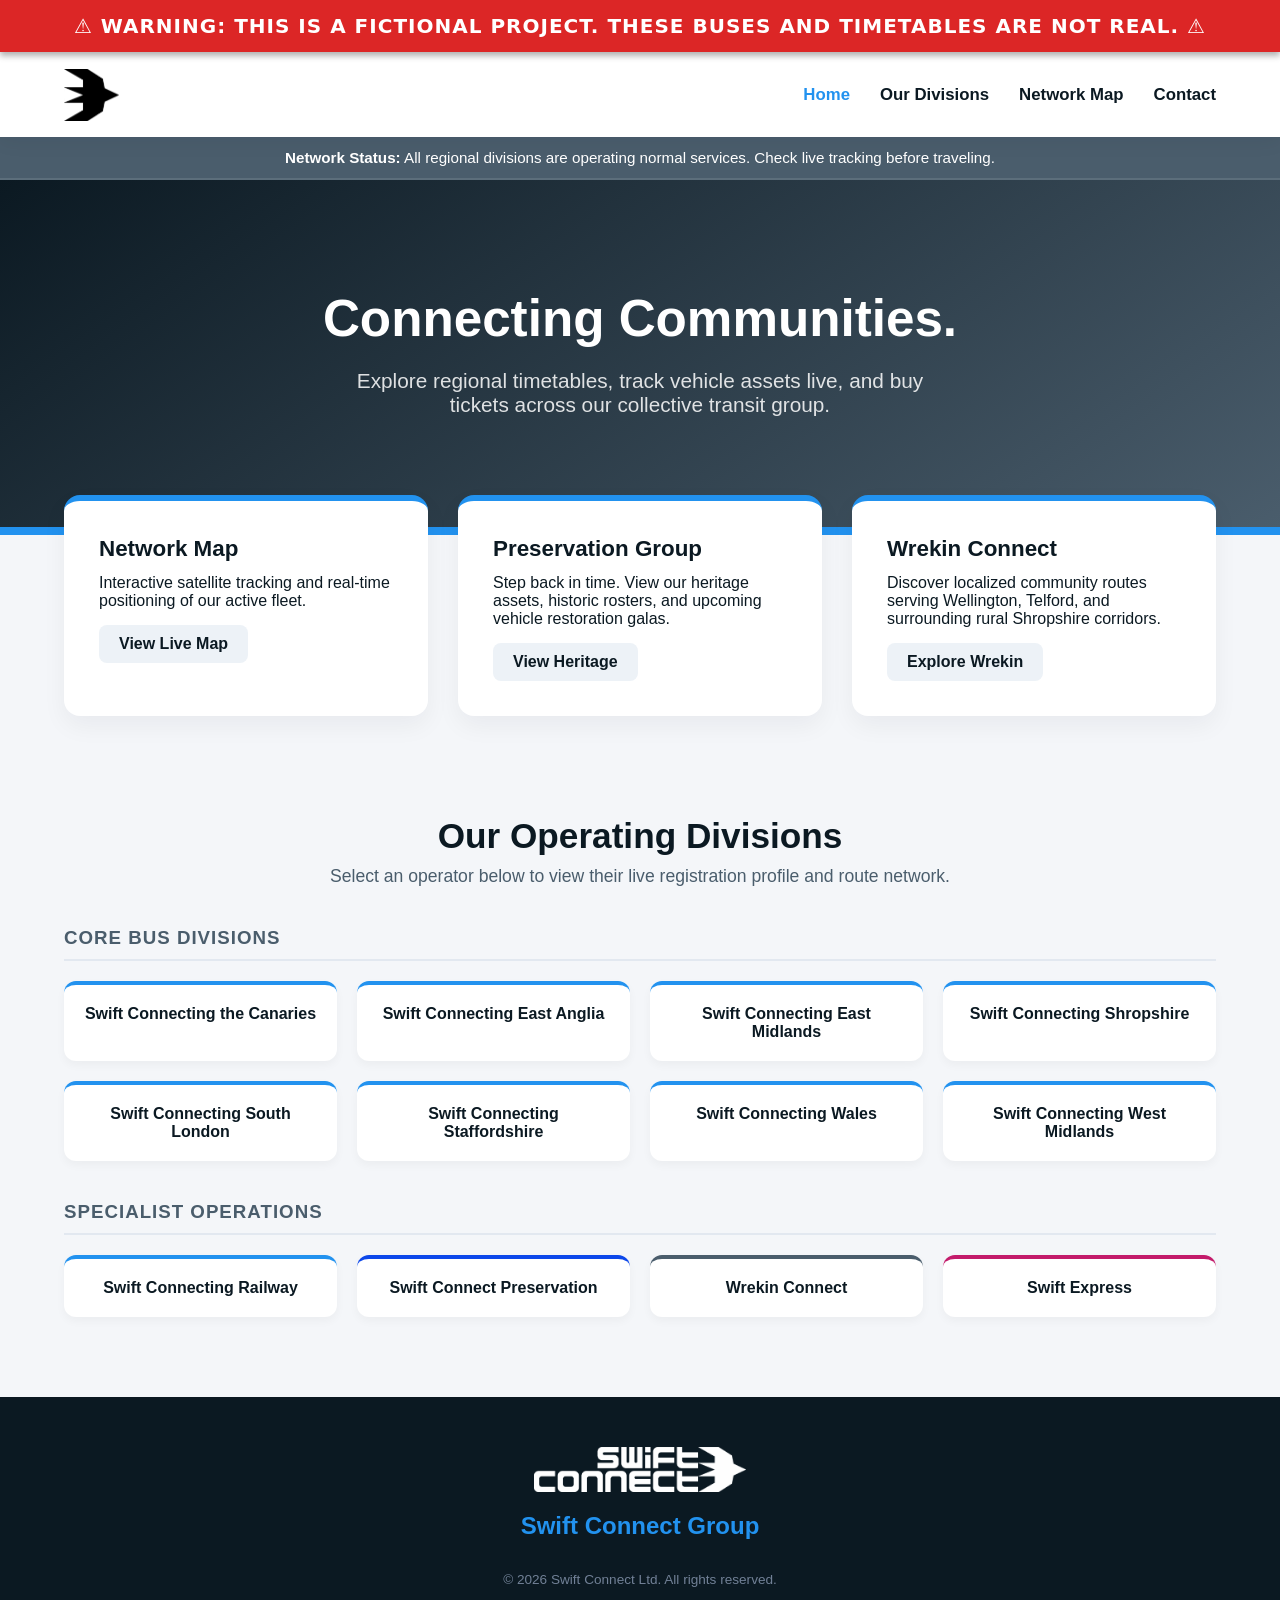
<file: index.html>
<!DOCTYPE html>
<html lang="en">
<head>
    <meta charset="UTF-8">
    <meta name="viewport" content="width=device-width, initial-scale=1.0">
    <title>Swift Connect | Home</title>
    <link rel="stylesheet" href="style.css">
</head>
<body data-theme="swift-base">

    <header class="site-header">
        <div class="container header-container">
            <button class="mobile-toggle" aria-label="Toggle navigation">
                <span></span>
                <span></span>
                <span></span>
            </button>
            <div class="brand-logo">
                <a href="index.html">
                    <img id="dynamic-logo" src="Swift Connect Icon Black.png" alt="Swift Connect Logo" class="nav-logo">
                </a>
            </div>
            <nav class="main-nav">
                <ul>
                    <li><a href="index.html" class="active">Home</a></li>
                    <li><a href="divisions.html">Our Divisions</a></li>
                    <li><a href="map.html">Network Map</a></li>
                    <li><a href="contact.html">Contact</a></li>
                </ul>
            </nav>
        </div>
    </header>

    <div class="service-alert">
        <div class="container">
            <strong>Network Status:</strong> All regional divisions are operating normal services. Check live tracking before traveling.
        </div>
    </div>

    <section class="hero-section">
        <div class="container hero-content centered-hero">
            <div class="hero-text">
                <h2>Connecting Communities.</h2>
                <p>Explore regional timetables, track vehicle assets live, and buy tickets across our collective transit group.</p>
            </div>
        </div>
    </section>

    <main class="container quick-links">
        <div class="card">
            <h3>Network Map</h3>
            <p>Interactive satellite tracking and real-time positioning of our active fleet.</p>
            <a href="map.html" class="btn-secondary">View Live Map</a>
        </div>
        <div class="card">
            <h3>Preservation Group</h3>
            <p>Step back in time. View our heritage assets, historic rosters, and upcoming vehicle restoration galas.</p>
            <a href="operator.html?op=Swift Connect Preservation" class="btn-secondary">View Heritage</a>
        </div>
        <div class="card">
            <h3>Wrekin Connect</h3>
            <p>Discover localized community routes serving Wellington, Telford, and surrounding rural Shropshire corridors.</p>
            <a href="operator.html?op=Wrekin Connect" class="btn-secondary">Explore Wrekin</a>
        </div>
    </main>

    <section class="container network-directory">
        <div class="directory-header">
            <h2>Our Operating Divisions</h2>
            <p>Select an operator below to view their live registration profile and route network.</p>
        </div>
        
        <h3 class="directory-subtitle">Core Bus Divisions</h3>
        <div class="directory-grid">
            <a href="operator.html?op=Swift Connecting the Canaries" class="directory-card">Swift Connecting the Canaries</a>
            <a href="operator.html?op=Swift Connecting East Anglia" class="directory-card">Swift Connecting East Anglia</a>
            <a href="operator.html?op=Swift Connecting East Midlands" class="directory-card">Swift Connecting East Midlands</a>
            <a href="operator.html?op=Swift Connecting Shropshire" class="directory-card">Swift Connecting Shropshire</a>
            <a href="operator.html?op=Swift Connecting South London" class="directory-card">Swift Connecting South London</a>
            <a href="operator.html?op=Swift Connecting Staffordshire" class="directory-card">Swift Connecting Staffordshire</a>
            <a href="operator.html?op=Swift Connecting Wales" class="directory-card">Swift Connecting Wales</a>
            <a href="operator.html?op=Swift Connecting West Midlands" class="directory-card">Swift Connecting West Midlands</a>
        </div>

        <h3 class="directory-subtitle" style="margin-top: 40px;">Specialist Operations</h3>
        <div class="directory-grid">
            <a href="operator.html?op=Swift Connecting Railway" class="directory-card">Swift Connecting Railway</a>
            <a href="operator.html?op=Swift Connect Preservation" class="directory-card highlight-classic">Swift Connect Preservation</a>
            <a href="operator.html?op=Wrekin Connect" class="directory-card highlight-wrekin">Wrekin Connect</a>
            <a href="operator.html?op=Swift Express" class="directory-card highlight-express">Swift Express</a>
        </div>
    </section>

    <footer class="site-footer">
        <div class="container footer-grid" style="grid-template-columns: 1fr; text-align: center;">
            <div class="footer-col brand-col" style="align-items: center;">
                <img src="Swift Connect White Full.png" alt="Swift Group Icon" class="footer-logo">
                <h3>Swift Connect Group</h3>
                <p class="copyright" style="margin-top: 20px;">&copy; 2026 Swift Connect Ltd. All rights reserved.</p>
            </div>
        </div>
    </footer>

    <script src="app.js"></script>
</body>
</html>
</file>
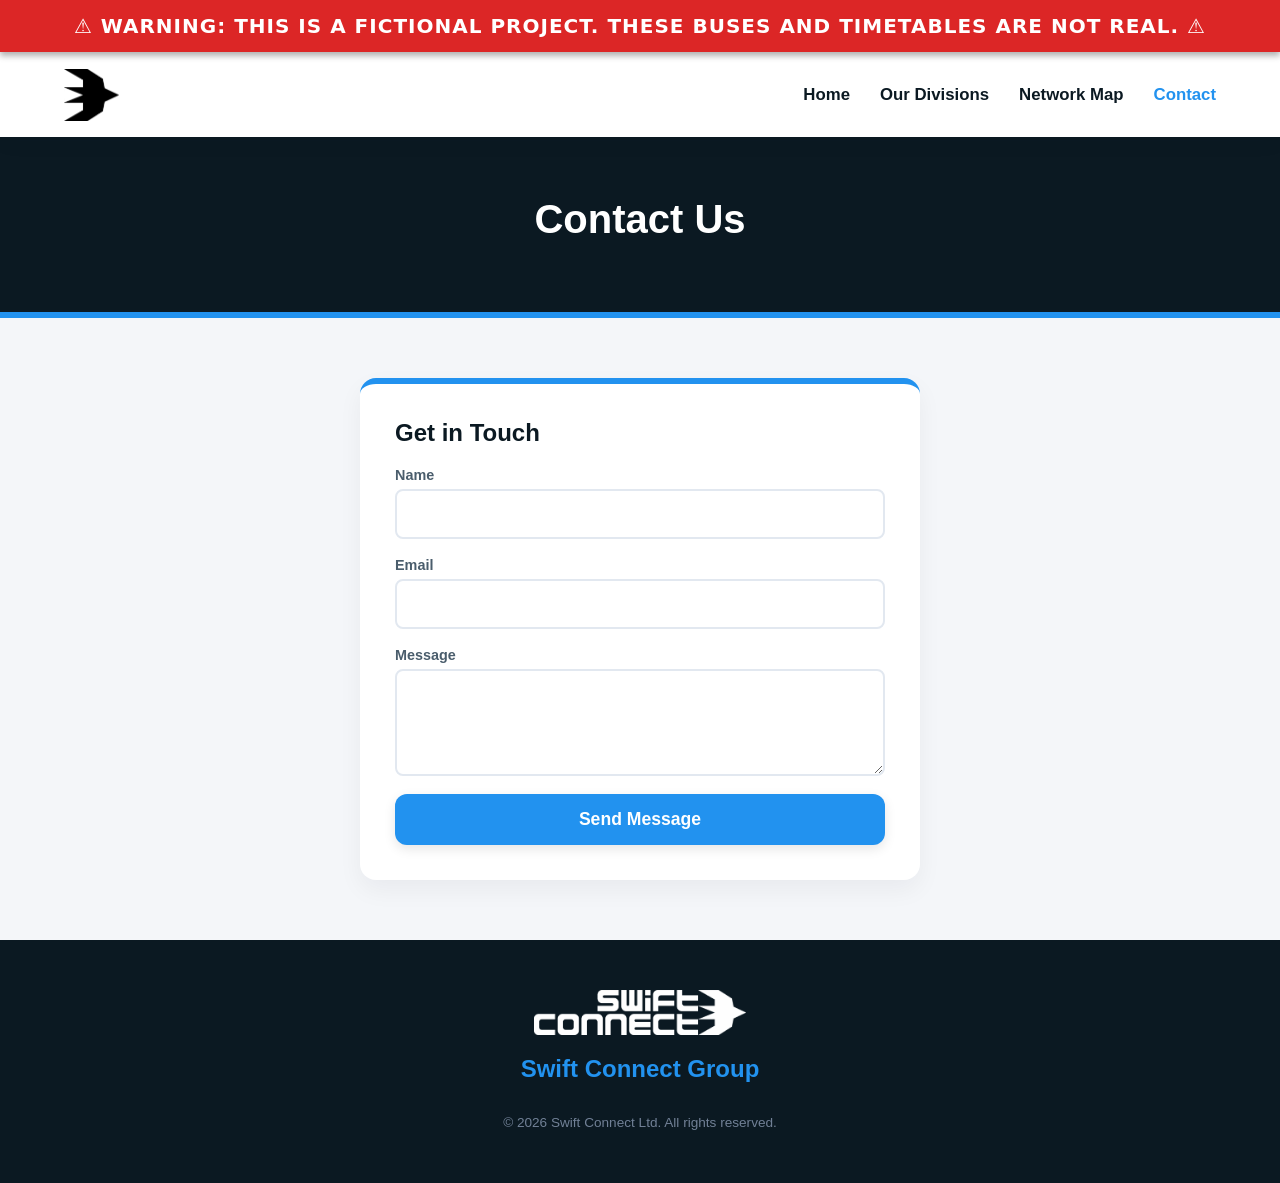
<file: contact.html>
<!DOCTYPE html>
<html lang="en">
<head>
    <meta charset="UTF-8">
    <meta name="viewport" content="width=device-width, initial-scale=1.0">
    <title>Contact Us | Swift Connect</title>
    <link rel="stylesheet" href="style.css">
</head>
<body data-theme="swift-base">

    <header class="site-header">
        <div class="container header-container">
            <button class="mobile-toggle" aria-label="Toggle navigation">
                <span></span>
                <span></span>
                <span></span>
            </button>
            <div class="brand-logo">
                <a href="index.html">
                    <img id="dynamic-logo" src="Swift Connect Icon Black.png" alt="Swift Connect Logo" class="nav-logo">
                </a>
            </div>
            <nav class="main-nav">
                <ul>
                    <li><a href="index.html">Home</a></li>
                    <li><a href="divisions.html">Our Divisions</a></li>
                    <li><a href="map.html">Network Map</a></li>
                    <li><a href="contact.html" class="active">Contact</a></li>
                </ul>
            </nav>
        </div>
    </header>

    <div class="simple-page-header">
        <div class="container">
            <h1>Contact Us</h1>
        </div>
    </div>

    <main class="container simple-page-content" style="max-width: 600px; margin: 0 auto;">
        <div class="card">
            <h2>Get in Touch</h2>
            <form style="margin-top: 20px;" onsubmit="event.preventDefault(); alert('Message Sent!');">
                <div class="input-group">
                    <label>Name</label>
                    <input type="text" required>
                </div>
                <div class="input-group">
                    <label>Email</label>
                    <input type="email" required>
                </div>
                <div class="input-group">
                    <label>Message</label>
                    <textarea style="width: 100%; padding: 14px; border: 2px solid #e2e8f0; border-radius: 8px;" rows="5" required></textarea>
                </div>
                <button type="submit" class="btn-primary">Send Message</button>
            </form>
        </div>
    </main>

    <footer class="site-footer">
        <div class="container footer-grid" style="grid-template-columns: 1fr; text-align: center;">
            <div class="footer-col brand-col" style="align-items: center;">
                <img src="Swift Connect White Full.png" alt="Swift Group Icon" class="footer-logo">
                <h3>Swift Connect Group</h3>
                <p class="copyright" style="margin-top: 20px;">&copy; 2026 Swift Connect Ltd. All rights reserved.</p>
            </div>
        </div>
    </footer>

    <script src="app.js"></script>
</body>
</html>
</file>
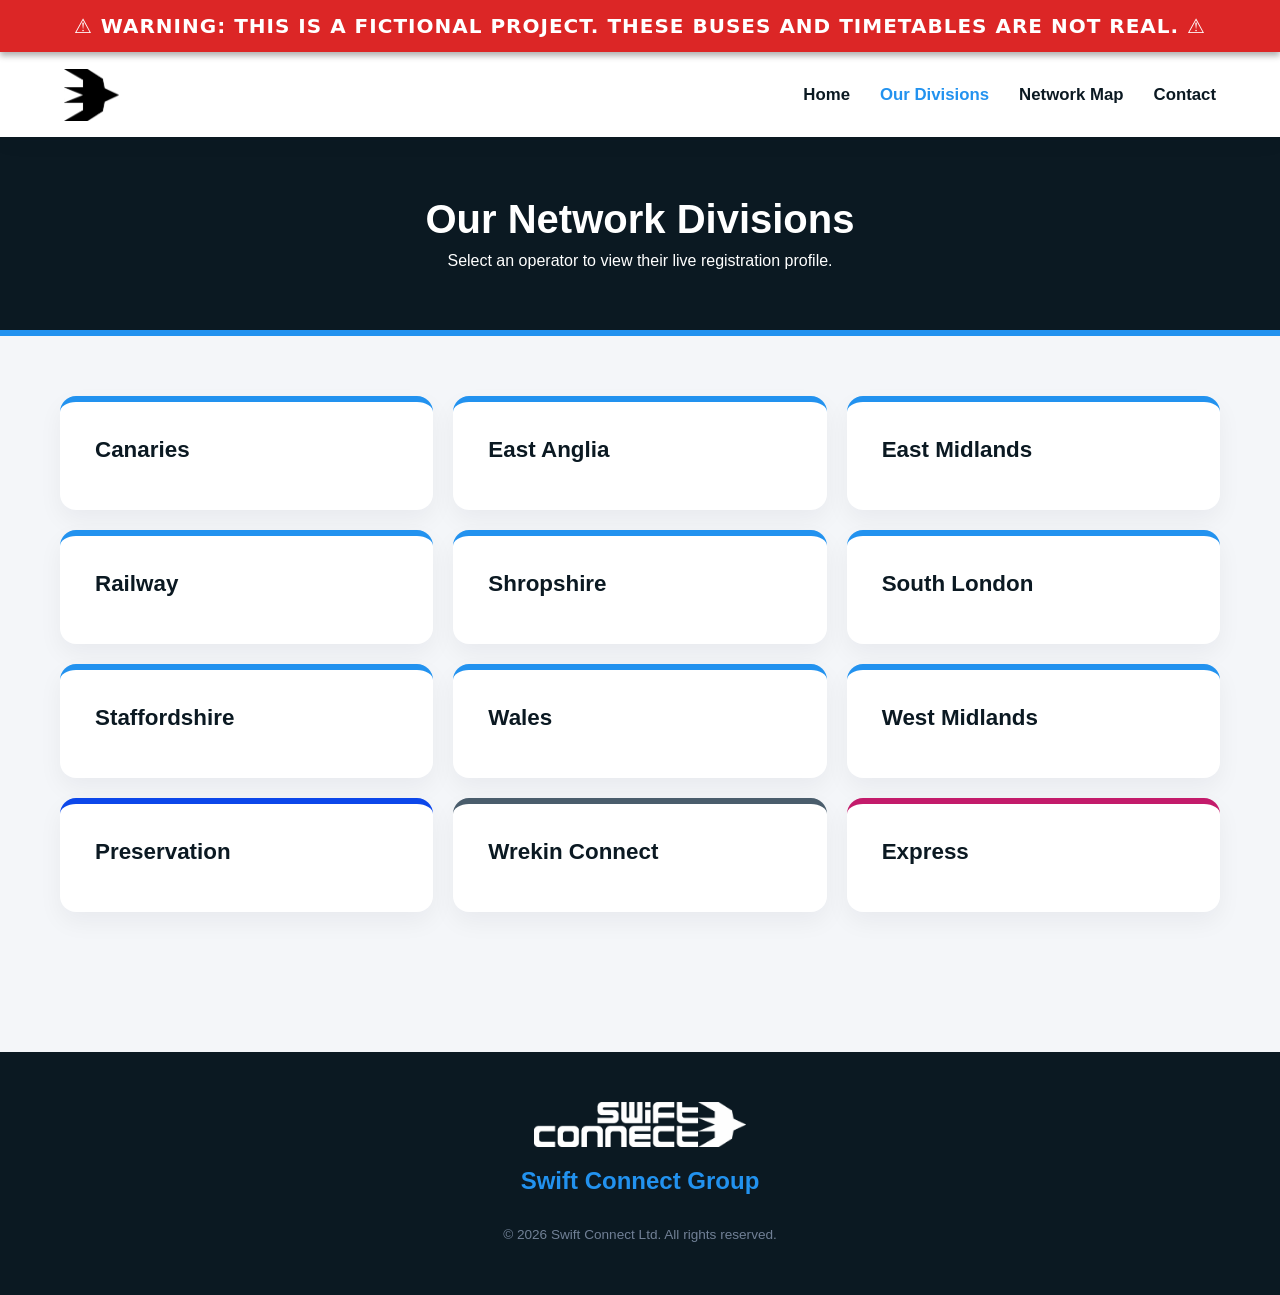
<file: divisions.html>
<!DOCTYPE html>
<html lang="en">
<head>
    <meta charset="UTF-8">
    <meta name="viewport" content="width=device-width, initial-scale=1.0">
    <title>Our Divisions | Swift Connect</title>
    <link rel="stylesheet" href="style.css">
</head>
<body data-theme="swift-base">

    <header class="site-header">
        <div class="container header-container">
            <button class="mobile-toggle" aria-label="Toggle navigation">
                <span></span>
                <span></span>
                <span></span>
            </button>
            <div class="brand-logo">
                <a href="index.html">
                    <img id="dynamic-logo" src="Swift Connect Icon Black.png" alt="Swift Connect Logo" class="nav-logo">
                </a>
            </div>
            <nav class="main-nav">
                <ul>
                    <li><a href="index.html">Home</a></li>
                    <li><a href="divisions.html" class="active">Our Divisions</a></li>
                    <li><a href="map.html">Network Map</a></li>
                    <li><a href="contact.html">Contact</a></li>
                </ul>
            </nav>
        </div>
    </header>

    <div class="simple-page-header">
        <div class="container">
            <h1>Our Network Divisions</h1>
            <p>Select an operator to view their live registration profile.</p>
        </div>
    </div>

    <main class="container simple-page-content">
        <div class="quick-links" style="margin-top: 0; display: grid; grid-template-columns: repeat(3, 1fr); gap: 20px;">
            <a href="operator.html?op=Swift Connecting the Canaries" class="card"><h3>Canaries</h3></a>
            <a href="operator.html?op=Swift Connecting East Anglia" class="card"><h3>East Anglia</h3></a>
            <a href="operator.html?op=Swift Connecting East Midlands" class="card"><h3>East Midlands</h3></a>
            <a href="operator.html?op=Swift Connecting Railway" class="card"><h3>Railway</h3></a>
            <a href="operator.html?op=Swift Connecting Shropshire" class="card"><h3>Shropshire</h3></a>
            <a href="operator.html?op=Swift Connecting South London" class="card"><h3>South London</h3></a>
            <a href="operator.html?op=Swift Connecting Staffordshire" class="card"><h3>Staffordshire</h3></a>
            <a href="operator.html?op=Swift Connecting Wales" class="card"><h3>Wales</h3></a>
            <a href="operator.html?op=Swift Connecting West Midlands" class="card"><h3>West Midlands</h3></a>
            <a href="operator.html?op=Swift Connect Preservation" class="card" style="border-top-color: #0c47ea;"><h3>Preservation</h3></a>
            <a href="operator.html?op=Wrekin Connect" class="card" style="border-top-color: #4a5d6c;"><h3>Wrekin Connect</h3></a>
            <a href="operator.html?op=Swift Express" class="card" style="border-top-color: #c31b6b;"><h3>Express</h3></a>
        </div>
    </main>

    <footer class="site-footer">
        <div class="container footer-grid" style="grid-template-columns: 1fr; text-align: center;">
            <div class="footer-col brand-col" style="align-items: center;">
                <img src="Swift Connect White Full.png" alt="Swift Group Icon" class="footer-logo">
                <h3>Swift Connect Group</h3>
                <p class="copyright" style="margin-top: 20px;">&copy; 2026 Swift Connect Ltd. All rights reserved.</p>
            </div>
        </div>
    </footer>

    <script src="app.js"></script>
</body>
</html>
</file>
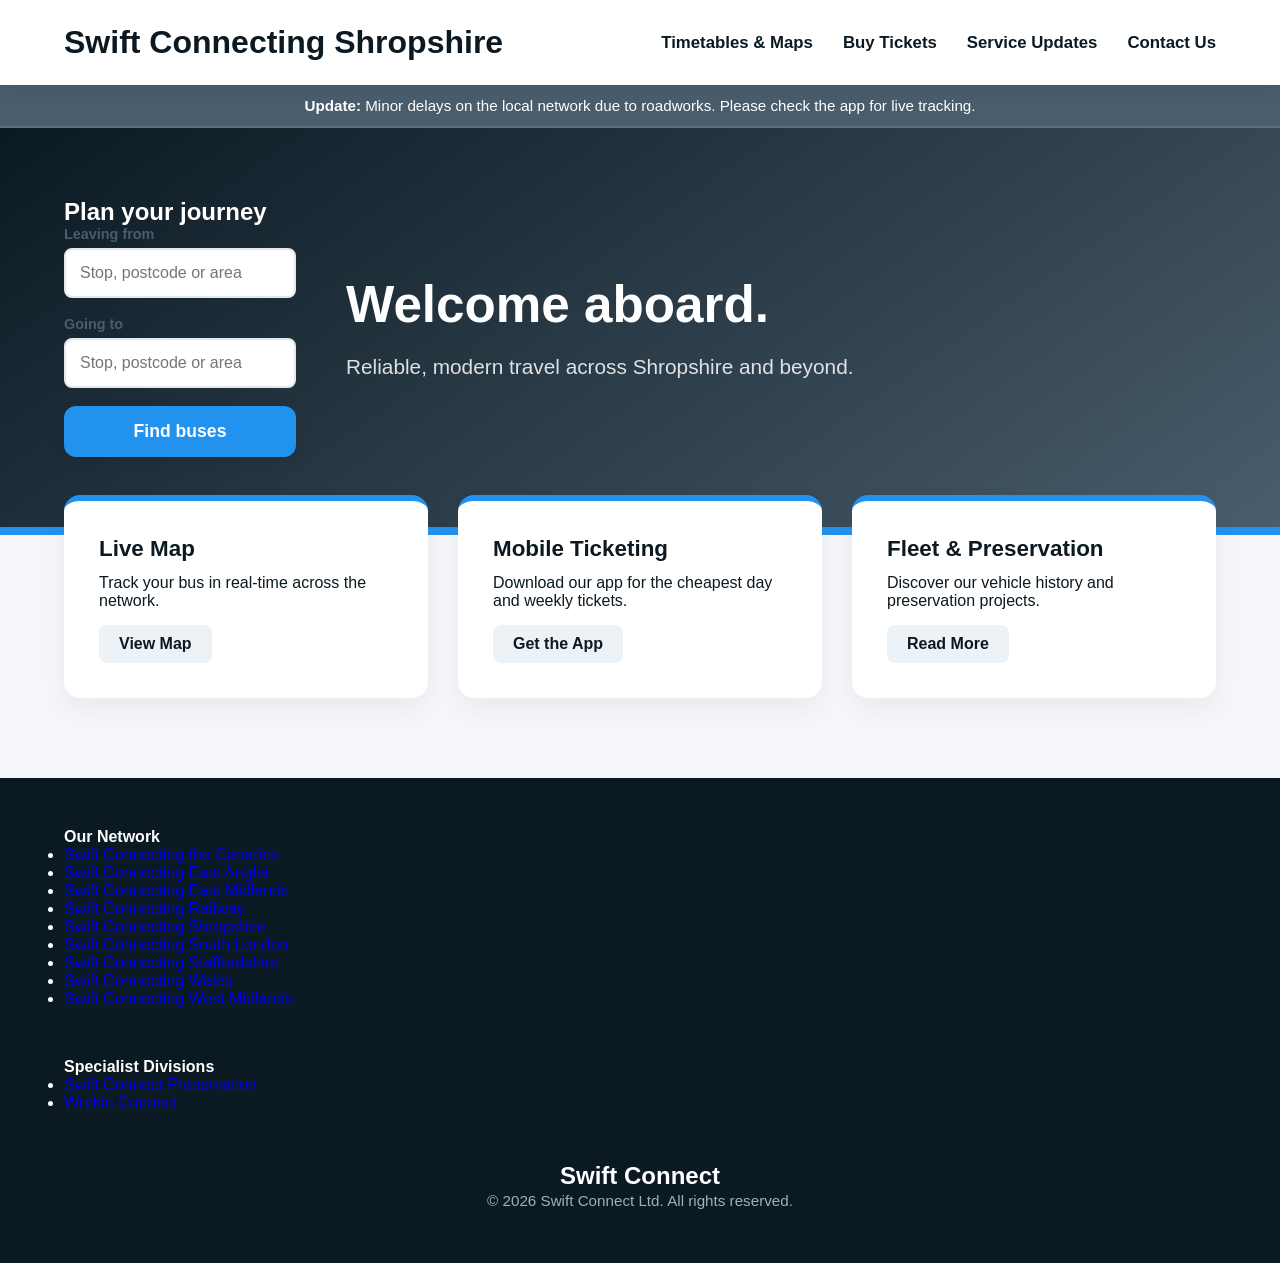
<file: gemini-code-1783558257068.html>
<!DOCTYPE html>
<html lang="en">
<head>
    <meta charset="UTF-8">
    <meta name="viewport" content="width=device-width, initial-scale=1.0">
    <title>Swift Connecting Shropshire | Swift Connect</title>
    <link rel="stylesheet" href="style.css">
</head>
<body>

    <!-- Top Navigation -->
    <header class="site-header">
        <div class="container header-container">
            <div class="brand-logo">
                <h1>Swift <span>Connecting Shropshire</span></h1>
            </div>
            <nav class="main-nav">
                <ul>
                    <li><a href="#">Timetables & Maps</a></li>
                    <li><a href="#">Buy Tickets</a></li>
                    <li><a href="#">Service Updates</a></li>
                    <li><a href="#">Contact Us</a></li>
                </ul>
            </nav>
        </div>
    </header>

    <!-- Service Alert Banner -->
    <div class="service-alert">
        <div class="container">
            <strong>Update:</strong> Minor delays on the local network due to roadworks. Please check the app for live tracking.
        </div>
    </div>

    <!-- Hero / Journey Planner Section -->
    <section class="hero-section">
        <div class="container hero-content">
            <div class="journey-planner">
                <h2>Plan your journey</h2>
                <form action="#" method="GET">
                    <div class="input-group">
                        <label for="from">Leaving from</label>
                        <input type="text" id="from" placeholder="Stop, postcode or area">
                    </div>
                    <div class="input-group">
                        <label for="to">Going to</label>
                        <input type="text" id="to" placeholder="Stop, postcode or area">
                    </div>
                    <button type="submit" class="btn-primary">Find buses</button>
                </form>
            </div>
            <div class="hero-text">
                <h2>Welcome aboard.</h2>
                <p>Reliable, modern travel across Shropshire and beyond.</p>
            </div>
        </div>
    </section>

    <!-- Quick Links Grid -->
    <section class="quick-links container">
        <div class="card">
            <h3>Live Map</h3>
            <p>Track your bus in real-time across the network.</p>
            <a href="#" class="btn-secondary">View Map</a>
        </div>
        <div class="card">
            <h3>Mobile Ticketing</h3>
            <p>Download our app for the cheapest day and weekly tickets.</p>
            <a href="#" class="btn-secondary">Get the App</a>
        </div>
        <div class="card">
            <h3>Fleet & Preservation</h3>
            <p>Discover our vehicle history and preservation projects.</p>
            <a href="#" class="btn-secondary">Read More</a>
        </div>
    </section>

    <!-- Footer with Network Links -->
    <footer class="site-footer">
        <div class="container footer-grid">
            <div class="footer-col">
                <h4>Our Network</h4>
                <ul class="operator-list">
                    <li><a href="#">Swift Connecting the Canaries</a></li>
                    <li><a href="#">Swift Connecting East Anglia</a></li>
                    <li><a href="#">Swift Connecting East Midlands</a></li>
                    <li><a href="#">Swift Connecting Railway</a></li>
                    <li><a href="#">Swift Connecting Shropshire</a></li>
                    <li><a href="#">Swift Connecting South London</a></li>
                    <li><a href="#">Swift Connecting Staffordshire</a></li>
                    <li><a href="#">Swift Connecting Wales</a></li>
                    <li><a href="#">Swift Connecting West Midlands</a></li>
                </ul>
            </div>
            <div class="footer-col">
                <h4>Specialist Divisions</h4>
                <ul class="operator-list">
                    <li><a href="#">Swift Connect Preservation</a></li>
                    <li><a href="#">Wrekin Connect</a></li>
                </ul>
            </div>
            <div class="footer-col brand-col">
                <h2>Swift Connect</h2>
                <p>&copy; 2026 Swift Connect Ltd. All rights reserved.</p>
            </div>
        </div>
    </footer>

</body>
</html>
</file>
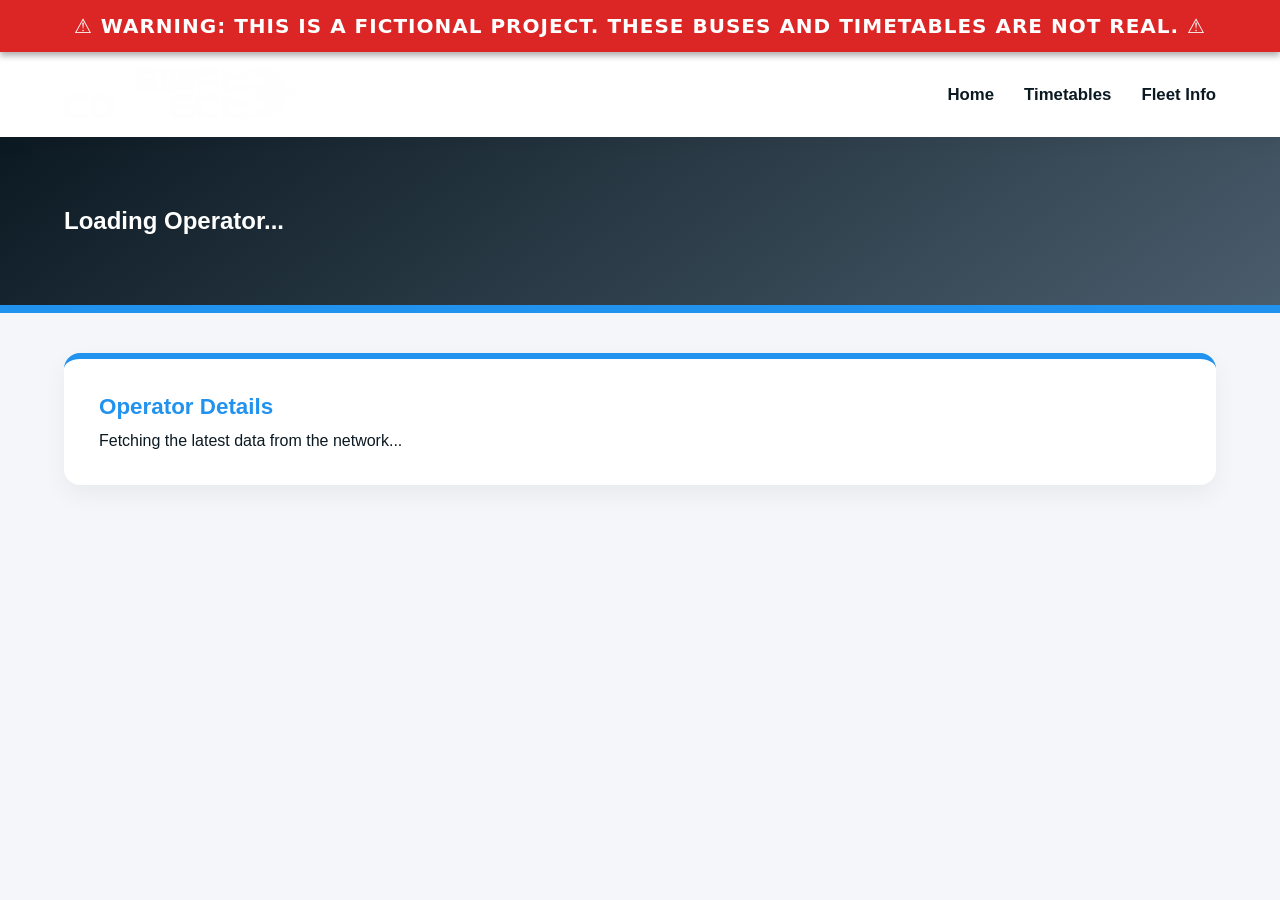
<file: gemini-code-1783559441109.html>
<!DOCTYPE html>
<html lang="en">
<head>
    <meta charset="UTF-8">
    <meta name="viewport" content="width=device-width, initial-scale=1.0">
    <title>Operator Details | Swift Connect</title>
    <link rel="stylesheet" href="style.css">
</head>
<body data-theme="swift-base">

    <header class="site-header">
        <div class="container header-container">
            <div class="brand-logo">
                <a href="index.html">
                    <img id="operator-logo" src="swiftlogo_new.png" alt="Swift Connect Logo" style="height: 50px;">
                </a>
            </div>
            <nav class="main-nav">
                <ul>
                    <li><a href="index.html">Home</a></li>
                    <li><a href="#">Timetables</a></li>
                    <li><a href="#">Fleet Info</a></li>
                </ul>
            </nav>
        </div>
    </header>

    <section class="hero-section operator-hero">
        <div class="container">
            <h1 id="operator-name">Loading Operator...</h1>
            <p id="operator-code" style="opacity: 0.8; font-size: 1.2rem;"></p>
        </div>
    </section>

    <section class="container quick-links" style="margin-top: 40px; margin-bottom: 60px;">
        <div class="card" style="grid-column: span 3;">
            <h3 style="color: var(--primary);">Operator Details</h3>
            <div id="api-content">
                <p>Fetching the latest data from the network...</p>
            </div>
        </div>
    </section>

    <script src="app.js"></script>
</body>
</html>
</file>
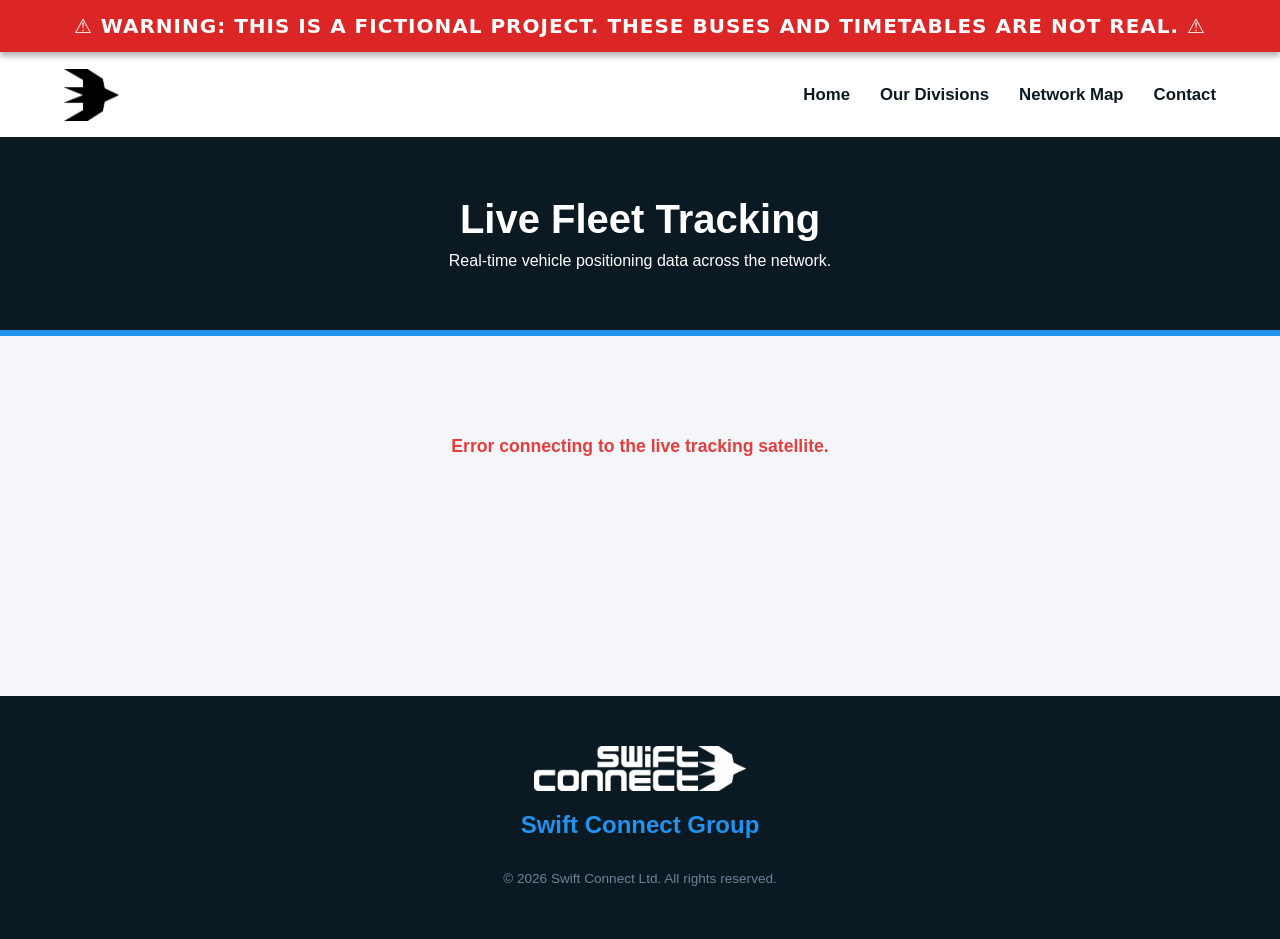
<file: live.html>
<!DOCTYPE html>
<html lang="en">
<head>
    <meta charset="UTF-8">
    <meta name="viewport" content="width=device-width, initial-scale=1.0">
    <title>Live Fleet Tracking | Swift Connect</title>
    <link rel="stylesheet" href="style.css">
</head>
<body data-theme="swift-base">

    <header class="site-header">
        <div class="container header-container">
            <button class="mobile-toggle" aria-label="Toggle navigation">
                <span></span>
                <span></span>
                <span></span>
            </button>
            <div class="brand-logo">
                <a href="index.html">
                    <img id="dynamic-logo" src="Swift Connect Icon Black.png" alt="Swift Connect Logo" class="nav-logo">
                </a>
            </div>
            <nav class="main-nav">
                <ul>
                    <li><a href="index.html">Home</a></li>
                    <li><a href="divisions.html">Our Divisions</a></li>
                    <li><a href="map.html">Network Map</a></li>
                    <li><a href="contact.html">Contact</a></li>
                </ul>
            </nav>
        </div>
    </header>

    <div class="simple-page-header">
        <div class="container">
            <h1>Live Fleet Tracking</h1>
            <p>Real-time vehicle positioning data across the network.</p>
        </div>
    </div>

    <main class="container simple-page-content">
        <div id="fleet-loading" class="loading-spinner-box">
            <p>Pinging vehicle locators... Please wait.</p>
        </div>
        <div id="live-fleet-container">
            <!-- Populated dynamically by app.js -->
        </div>
    </main>

    <footer class="site-footer">
        <div class="container footer-grid" style="grid-template-columns: 1fr; text-align: center;">
            <div class="footer-col brand-col" style="align-items: center;">
                <img src="Swift Connect White Full.png" alt="Swift Group Icon" class="footer-logo">
                <h3>Swift Connect Group</h3>
                <p class="copyright" style="margin-top: 20px;">&copy; 2026 Swift Connect Ltd. All rights reserved.</p>
            </div>
        </div>
    </footer>

    <script src="app.js"></script>
</body>
</html>
</file>
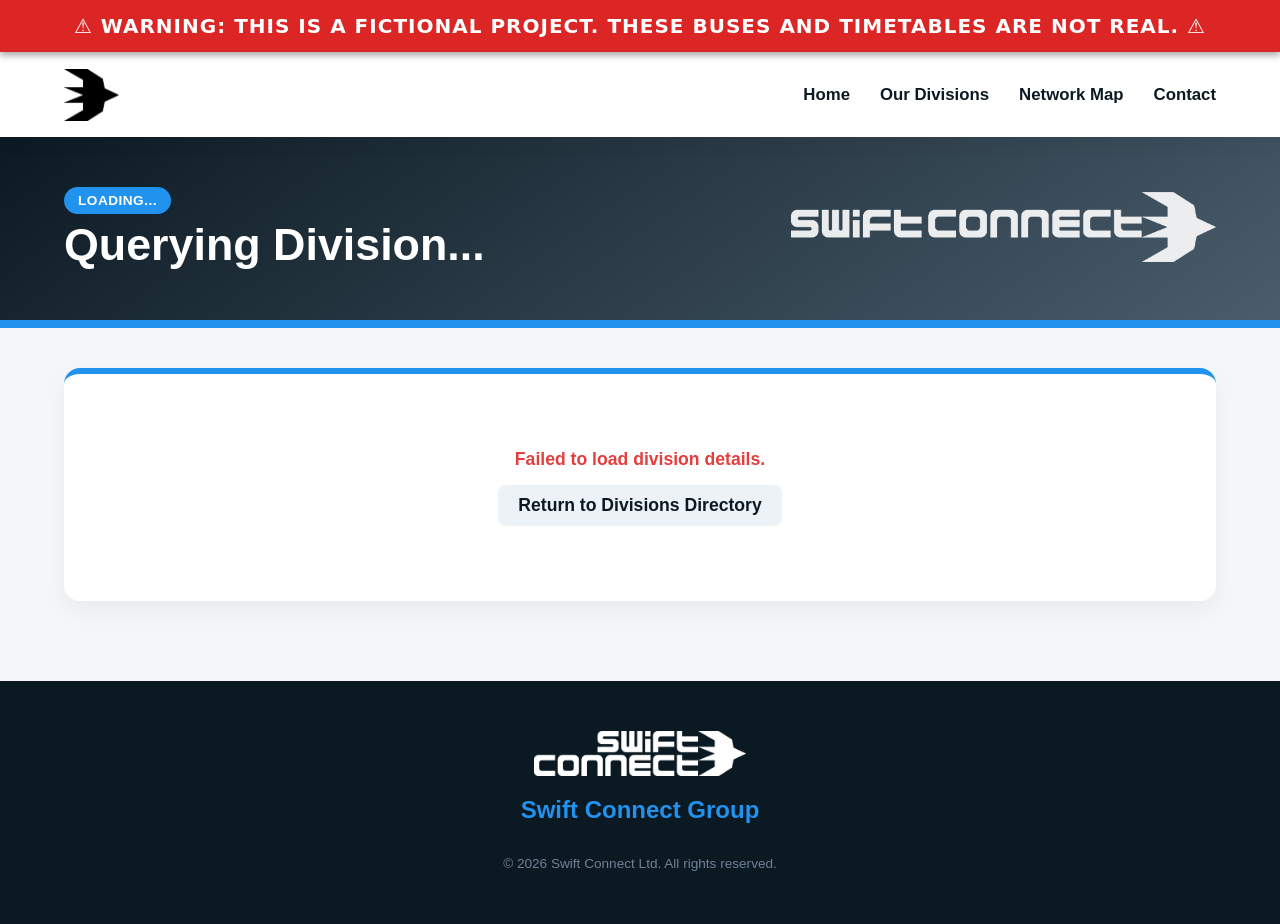
<file: operator.html>
<!DOCTYPE html>
<html lang="en">
<head>
    <meta charset="UTF-8">
    <meta name="viewport" content="width=device-width, initial-scale=1.0">
    <title>Division Profile | Swift Connect</title>
    <link rel="stylesheet" href="style.css">
</head>
<body data-theme="swift-base">

    <header class="site-header">
        <div class="container header-container">
            <button class="mobile-toggle" aria-label="Toggle navigation">
                <span></span>
                <span></span>
                <span></span>
            </button>
            <div class="brand-logo">
                <a href="index.html">
                    <img id="dynamic-logo" src="Swift Connect Icon Black.png" alt="Swift Connect Logo" class="nav-logo">
                </a>
            </div>
            <nav class="main-nav">
                <ul>
                    <li><a href="index.html">Home</a></li>
                    <li><a href="divisions.html">Our Divisions</a></li>
                    <li><a href="map.html">Network Map</a></li>
                    <li><a href="contact.html">Contact</a></li>
                </ul>
            </nav>
        </div>
    </header>

    <section class="hero-section operator-banner">
        <div class="container">
            <div class="banner-flex">
                <div>
                    <span class="badge" id="operator-badge-code">Loading...</span>
                    <h1 id="operator-title-name">Querying Division...</h1>
                </div>
                <div id="logo-branding-container">
                    <img id="branding-accent" src="Swift Connect Long White.png" alt="" class="branding-accent-img">
                </div>
            </div>
        </div>
    </section>

    <main class="container page-content">
        <div class="card data-display-card">
            <div id="api-loading-state" class="loading-spinner-box">
                <p>Querying the database network... Please wait.</p>
            </div>

            <div id="api-error-state" class="error-box hidden">
                <p>Failed to load division details.</p>
                <a href="divisions.html" class="btn-secondary">Return to Divisions Directory</a>
            </div>

            <div id="api-data-results" class="hidden">
                <!-- Javascript fills these in automatically with the new separated layouts -->
            </div>
        </div>
    </main>

    <footer class="site-footer">
        <div class="container footer-grid" style="grid-template-columns: 1fr; text-align: center;">
            <div class="footer-col brand-col" style="align-items: center;">
                <img src="Swift Connect White Full.png" alt="Swift Group Icon" class="footer-logo">
                <h3>Swift Connect Group</h3>
                <p class="copyright" style="margin-top: 20px;">&copy; 2026 Swift Connect Ltd. All rights reserved.</p>
            </div>
        </div>
    </footer>

    <script src="app.js"></script>
</body>
</html>
</file>
<file: style.css>
/* ==========================================
   LIVERY COLOR THEME MAPPINGS 
   ========================================== */
:root {
    /* Swift Standard Base Palette */
    --clr-bluebird: #2292ef;
    --clr-wood-pigeon: #4a5d6c;
    --clr-jackdaw: #0b1922;
    --clr-herring-gull: #ffffff;
    --clr-canvas: #f4f6f9;

    /* Theme Engine Variables */
    --primary: var(--clr-bluebird);
    --secondary: var(--clr-wood-pigeon);
    --dark: var(--clr-jackdaw);
    --light: var(--clr-herring-gull);
    --bg-body: var(--clr-canvas);
    
    /* Global Curves - Rounded transport design styling */
    --radius-soft: 12px;
    --radius-card: 16px;
}

/* Theme Variant Overrides */
body[data-theme="swift-express"] {
    --primary: #c31b6b;   
}

body[data-theme="wrekin"] {
    --primary: #4a5d6c;   
}

body[data-theme="swift-classic"] {
    --primary: #0c47ea;   
}

/* Everything else defaults to #2292EF implicitly */


/* ==========================================
   GLOBAL RESET & BASICS
   ========================================== */
* {
    margin: 0;
    padding: 0;
    box-sizing: border-box;
    font-family: 'Segoe UI', -apple-system, BlinkMacSystemFont, Roboto, sans-serif;
}

body {
    background-color: var(--bg-body);
    color: var(--dark);
    display: flex;
    flex-direction: column;
    min-height: 100vh;
}

.container {
    max-width: 1200px;
    margin: 0 auto;
    padding: 0 24px;
    width: 100%;
}

.hidden {
    display: none !important;
}

/* ==========================================
   HEADER NAVIGATION & MOBILE BURGER MENU
   ========================================== */
.site-header {
    background-color: var(--light);
    box-shadow: 0 4px 20px rgba(11, 25, 34, 0.06);
    position: sticky;
    top: 0;
    z-index: 1000;
}

.header-container {
    display: flex;
    justify-content: space-between;
    align-items: center;
    height: 85px;
}

.nav-logo {
    height: 52px;
    width: auto;
    display: block;
}

.main-nav ul {
    display: flex;
    gap: 30px;
    list-style: none;
}

.main-nav a {
    color: var(--dark);
    font-weight: 700;
    text-decoration: none;
    font-size: 1.05rem;
    transition: color 0.2s ease;
}

.main-nav a:hover, .main-nav a.active {
    color: var(--primary);
}

.mobile-toggle {
    display: none; 
    flex-direction: column;
    justify-content: space-between;
    width: 30px;
    height: 22px;
    background: transparent;
    border: none;
    cursor: pointer;
    padding: 0;
    z-index: 1001;
}

.mobile-toggle span {
    width: 100%;
    height: 3px;
    background-color: var(--dark);
    border-radius: 4px;
    transition: background-color 0.2s ease;
}

.mobile-toggle.is-active span {
    background-color: var(--primary);
}

/* Alert Banner */
.service-alert {
    background-color: var(--secondary);
    color: var(--light);
    padding: 12px 0;
    font-size: 0.95rem;
    text-align: center;
    border-bottom: 2px solid rgba(255,255,255,0.1);
}

/* ==========================================
   HERO / BANNER LAYOUTS
   ========================================== */
.hero-section {
    background: linear-gradient(145deg, var(--dark) 0%, var(--secondary) 100%);
    color: var(--light);
    padding: 70px 0;
    border-bottom: 8px solid var(--primary);
}

.hero-content {
    display: flex;
    gap: 50px;
    align-items: center;
}

.centered-hero {
    justify-content: center;
    text-align: center;
    padding: 40px 0;
}

.hero-text h2 {
    font-size: 3.2rem;
    line-height: 1.15;
    margin-bottom: 20px;
    font-weight: 800;
}

.hero-text p {
    font-size: 1.3rem;
    opacity: 0.85;
}

.centered-hero .hero-text p {
    max-width: 600px;
    margin: 0 auto;
}

/* Dynamic Operator Banner Settings */
.operator-banner {
    padding: 50px 0;
}

.banner-flex {
    display: flex;
    justify-content: space-between;
    align-items: center;
}

#operator-title-name {
    font-size: 2.8rem;
    font-weight: 800;
    margin-top: 5px;
}

.badge {
    background-color: var(--primary);
    color: var(--light);
    padding: 6px 14px;
    border-radius: 30px;
    font-size: 0.85rem;
    font-weight: 700;
    text-transform: uppercase;
    letter-spacing: 0.5px;
    display: inline-block;
}

.branding-accent-img {
    height: 70px;
    opacity: 0.9;
}

/* ==========================================
   GENERAL UI COMPONENTS
   ========================================== */
.input-group {
    margin-bottom: 18px;
    display: flex;
    flex-direction: column;
    text-align: left;
}

.input-group label {
    font-weight: 700;
    margin-bottom: 6px;
    font-size: 0.9rem;
    color: var(--secondary);
}

.input-group input {
    padding: 14px;
    border: 2px solid #e2e8f0;
    border-radius: 8px;
    font-size: 1rem;
    font-weight: 500;
    transition: border-color 0.2s;
}

.input-group input:focus, .input-group textarea:focus {
    outline: none;
    border-color: var(--primary);
}

.btn-primary {
    background-color: var(--primary);
    color: var(--light);
    border: none;
    width: 100%;
    padding: 15px;
    font-size: 1.1rem;
    font-weight: 700;
    border-radius: var(--radius-soft);
    cursor: pointer;
    box-shadow: 0 4px 12px rgba(0,0,0,0.1);
    transition: transform 0.1s, opacity 0.2s;
}

.btn-primary:hover {
    opacity: 0.95;
}

.btn-primary:active {
    transform: scale(0.99);
}

.btn-secondary {
    display: inline-block;
    background-color: #edf2f7;
    color: var(--dark);
    border: none;
    padding: 10px 20px;
    font-weight: 700;
    text-decoration: none;
    border-radius: 8px;
    margin-top: 15px;
    transition: background 0.2s;
}

.btn-secondary:hover {
    background-color: #e2e8f0;
}

/* ==========================================
   GRID DESIGNS & CONTENT CARDS
   ========================================== */
.quick-links {
    display: grid;
    grid-template-columns: repeat(3, 1fr);
    gap: 30px;
    margin-top: -40px;
    margin-bottom: 80px;
    position: relative;
    z-index: 10;
}

.card {
    background-color: var(--light);
    padding: 35px;
    border-radius: var(--radius-card);
    box-shadow: 0 10px 25px rgba(11, 25, 34, 0.05);
    border-top: 6px solid var(--primary);
    text-decoration: none;
    color: var(--dark);
    display: block;
    transition: transform 0.2s ease, box-shadow 0.2s ease;
}

a.card:hover {
    transform: translateY(-5px);
    box-shadow: 0 15px 35px rgba(11, 25, 34, 0.1);
}

.card h3 {
    font-size: 1.4rem;
    margin-bottom: 12px;
    color: var(--dark);
}

/* ==========================================
   SIMPLE PAGES, TRACKING & MAP
   ========================================== */
.simple-page-header {
    background-color: var(--dark);
    color: var(--light);
    padding: 60px 0;
    text-align: center;
    border-bottom: 6px solid var(--primary);
}

.simple-page-header h1 {
    font-size: 2.5rem;
    margin-bottom: 10px;
}

.simple-page-content {
    padding: 60px 20px;
    min-height: 40vh;
}

.fleet-grid {
    display: grid;
    grid-template-columns: repeat(auto-fill, minmax(250px, 1fr));
    gap: 20px;
}

.fleet-card {
    padding: 20px;
    border-top: 4px solid var(--primary);
}

.fleet-card h3 {
    font-size: 1.2rem;
    margin-bottom: 5px;
}

#network-map {
    width: 100%;
    height: 65vh; 
    min-height: 500px;
    border-radius: var(--radius-card);
    border: 4px solid var(--primary);
    box-shadow: 0 10px 25px rgba(11, 25, 34, 0.08);
    background-color: #e2e8f0;
    z-index: 1; 
}

/* ==========================================
   NETWORK DIRECTORY (HOMEPAGE SECTIONS)
   ========================================== */
.network-directory {
    margin-top: 20px;
    margin-bottom: 80px;
}

.directory-header {
    text-align: center;
    margin-bottom: 40px;
}

.directory-header h2 {
    font-size: 2.2rem;
    color: var(--dark);
    margin-bottom: 10px;
}

.directory-header p {
    color: var(--secondary);
    font-size: 1.1rem;
}

.directory-subtitle {
    color: var(--secondary);
    text-transform: uppercase;
    letter-spacing: 1px;
    margin-bottom: 20px;
    border-bottom: 2px solid #e2e8f0;
    padding-bottom: 10px;
    font-weight: 800;
}

.directory-grid {
    display: grid;
    grid-template-columns: repeat(auto-fill, minmax(250px, 1fr));
    gap: 20px;
}

.directory-card {
    background-color: var(--light);
    color: var(--dark);
    padding: 20px;
    border-radius: var(--radius-soft);
    font-weight: 700;
    text-decoration: none;
    box-shadow: 0 4px 10px rgba(0,0,0,0.04);
    border-top: 4px solid var(--primary);
    transition: transform 0.2s, box-shadow 0.2s;
    text-align: center;
}

.directory-card:hover {
    transform: translateY(-4px);
    box-shadow: 0 10px 20px rgba(0,0,0,0.08);
    color: var(--primary);
}

.highlight-classic { border-top-color: #0c47ea; }
.highlight-wrekin { border-top-color: #4a5d6c; }
.highlight-express { border-top-color: #c31b6b; }


/* ==========================================
   NEW OPERATOR METRICS DISPLAY BANNER
   ========================================== */
.operator-meta-banner {
    display: flex;
    flex-wrap: wrap;
    gap: 15px;
    background-color: #f8fafc;
    padding: 20px;
    border-radius: var(--radius-soft);
    margin-bottom: 35px;
    border: 1px solid #e2e8f0;
    border-left: 6px solid var(--secondary);
}

.meta-box {
    flex: 1;
    min-width: 200px;
    display: flex;
    flex-direction: column;
}

.meta-label {
    font-size: 0.85rem;
    font-weight: 700;
    text-transform: uppercase;
    color: var(--secondary);
    letter-spacing: 0.5px;
    margin-bottom: 6px;
}

.meta-value {
    font-size: 1.3rem;
    font-weight: 700;
    color: var(--dark);
}

.routes-section-title {
    font-size: 1.5rem;
    margin-bottom: 15px;
    color: var(--dark);
    border-bottom: 2px solid #edf2f7;
    padding-bottom: 10px;
}


/* ==========================================
   DATA DISPLAYS (Shared Elements)
   ========================================== */
.page-content {
    margin-top: 40px;
    margin-bottom: 80px;
}

.data-display-card {
    border-top: 6px solid var(--primary);
}

.card-header-bar {
    display: flex;
    justify-content: space-between;
    align-items: center;
    border-bottom: 2px solid #edf2f7;
    padding-bottom: 15px;
    margin-bottom: 20px;
}

.status-indicator-dot {
    width: 12px;
    height: 12px;
    background-color: #48bb78;
    border-radius: 50%;
    display: inline-block;
}

.loading-spinner-box, .error-box {
    padding: 40px;
    text-align: center;
    font-size: 1.1rem;
    font-weight: 600;
    color: var(--secondary);
}

.error-box {
    color: #e53e3e;
}


/* ==========================================
   ROUTE LISTINGS ON OPERATOR PAGE
   ========================================== */
.routes-flex-box {
    display: flex;
    flex-wrap: wrap;
    gap: 12px;
}

.route-pill {
    background-color: var(--light);
    border: 1px solid #e2e8f0;
    border-left: 6px solid var(--primary);
    padding: 14px 18px;
    border-radius: 8px;
    color: var(--dark);
    box-shadow: 0 2px 6px rgba(11,25,34,0.03);
    flex: 1 1 calc(50% - 12px); 
    min-width: 250px;
    display: flex;
    flex-direction: column;
    justify-content: center;
    transition: transform 0.2s, box-shadow 0.2s;
}

.route-pill strong {
    font-size: 1.2rem;
    margin-bottom: 4px;
    line-height: 1.2;
}

.route-pill-dest {
    font-size: 0.9rem;
    color: var(--secondary);
    font-weight: 500;
    line-height: 1.4;
}

.route-pill-operator {
    font-size: 0.8rem;
    color: var(--primary);
    text-decoration: none;
    font-weight: 700;
    margin-top: 8px;
    display: inline-block;
    align-self: flex-start;
    border-bottom: 1px dashed transparent;
    transition: border-color 0.2s, opacity 0.2s;
}

.route-pill-operator:hover {
    border-bottom-color: var(--primary);
    opacity: 0.85;
}

/* Hover effects for clickable route elements */
.route-pill-interactive {
    cursor: pointer;
}

.route-pill-interactive:hover {
    transform: translateY(-3px);
    box-shadow: 0 6px 15px rgba(11,25,34,0.08);
}


/* ==========================================
   ROUTE DETAIL PAGE COMPONENTS
   ========================================== */
.route-data-table {
    width: 100%;
    border-collapse: collapse;
    margin: 20px 0;
    background-color: var(--light);
    border-radius: var(--radius-soft);
    overflow: hidden;
    box-shadow: 0 4px 10px rgba(0,0,0,0.03);
}

.route-data-table th, .route-data-table td {
    padding: 15px;
    text-align: left;
    border-bottom: 1px solid #edf2f7;
}

.route-data-table th {
    background-color: #f8fafc;
    font-weight: 700;
    color: var(--secondary);
    width: 30%;
}

.route-data-table td {
    font-weight: 600;
    color: var(--dark);
}

.timetable-placeholder {
    background-color: #f8fafc;
    border: 2px dashed #cbd5e0;
    padding: 40px;
    text-align: center;
    border-radius: var(--radius-soft);
    color: var(--secondary);
    margin-top: 20px;
}


/* ==========================================
   FOOTER PATTERNS
   ========================================== */
.site-footer {
    background-color: var(--dark);
    color: var(--light);
    padding: 50px 0;
    margin-top: auto;
}

.footer-grid {
    display: grid;
    grid-template-columns: 1fr;
    gap: 50px;
}

.brand-col {
    display: flex;
    flex-direction: column;
    align-items: center;
}

.footer-logo {
    height: 45px;
    margin-bottom: 20px;
}

.brand-col h3 {
    font-size: 1.5rem;
    margin-bottom: 10px;
    color: var(--primary);
}

.brand-col p {
    color: #a0aec0;
    font-size: 0.95rem;
    line-height: 1.5;
}

.brand-col .copyright {
    margin-top: auto;
    font-size: 0.85rem;
    color: #718096;
}

/* ==========================================
   RESPONSIVE DESIGN RULES
   ========================================== */
@media (max-width: 992px) {
    .mobile-toggle {
        display: flex; 
    }
    
    .header-container {
        flex-direction: row; 
    }

    .main-nav {
        position: fixed;
        top: 85px; 
        left: -100%; 
        width: 300px;
        max-width: 80vw;
        height: calc(100vh - 85px);
        background-color: var(--light);
        box-shadow: 4px 0 15px rgba(11, 25, 34, 0.1);
        transition: left 0.3s cubic-bezier(0.25, 0.8, 0.25, 1);
        z-index: 999;
    }
    
    .main-nav.is-open {
        left: 0;
    }

    .main-nav ul {
        flex-direction: column;
        padding: 40px 30px;
        gap: 25px;
        display: flex; 
    }

    .hero-content {
        flex-direction: column;
        text-align: center;
    }
    .quick-links, .directory-grid {
        grid-template-columns: 1fr;
    }
    .data-grid {
        grid-template-columns: 1fr;
    }
    .banner-flex {
        flex-direction: column;
        align-items: flex-start;
        gap: 20px;
    }
    .route-pill {
        flex: 1 1 100%;
    }

   /* ==========================================
   GLOBAL WARNING BANNER
   ========================================== */
.fictional-warning-banner {
    background-color: #dc2626; /* Bright Red */
    color: #ffffff;
    text-align: center;
    padding: 12px 20px;
    font-size: 1.15rem;
    font-family: system-ui, -apple-system, sans-serif;
    font-weight: 900; /* Extra bold */
    text-transform: uppercase;
    letter-spacing: 1px;
    width: 100%;
    position: sticky;
    top: 0;
    z-index: 999999; /* Forces it above all maps, headers, and menus */
    box-shadow: 0 4px 6px rgba(0,0,0,0.3);
   }
}
</file>
